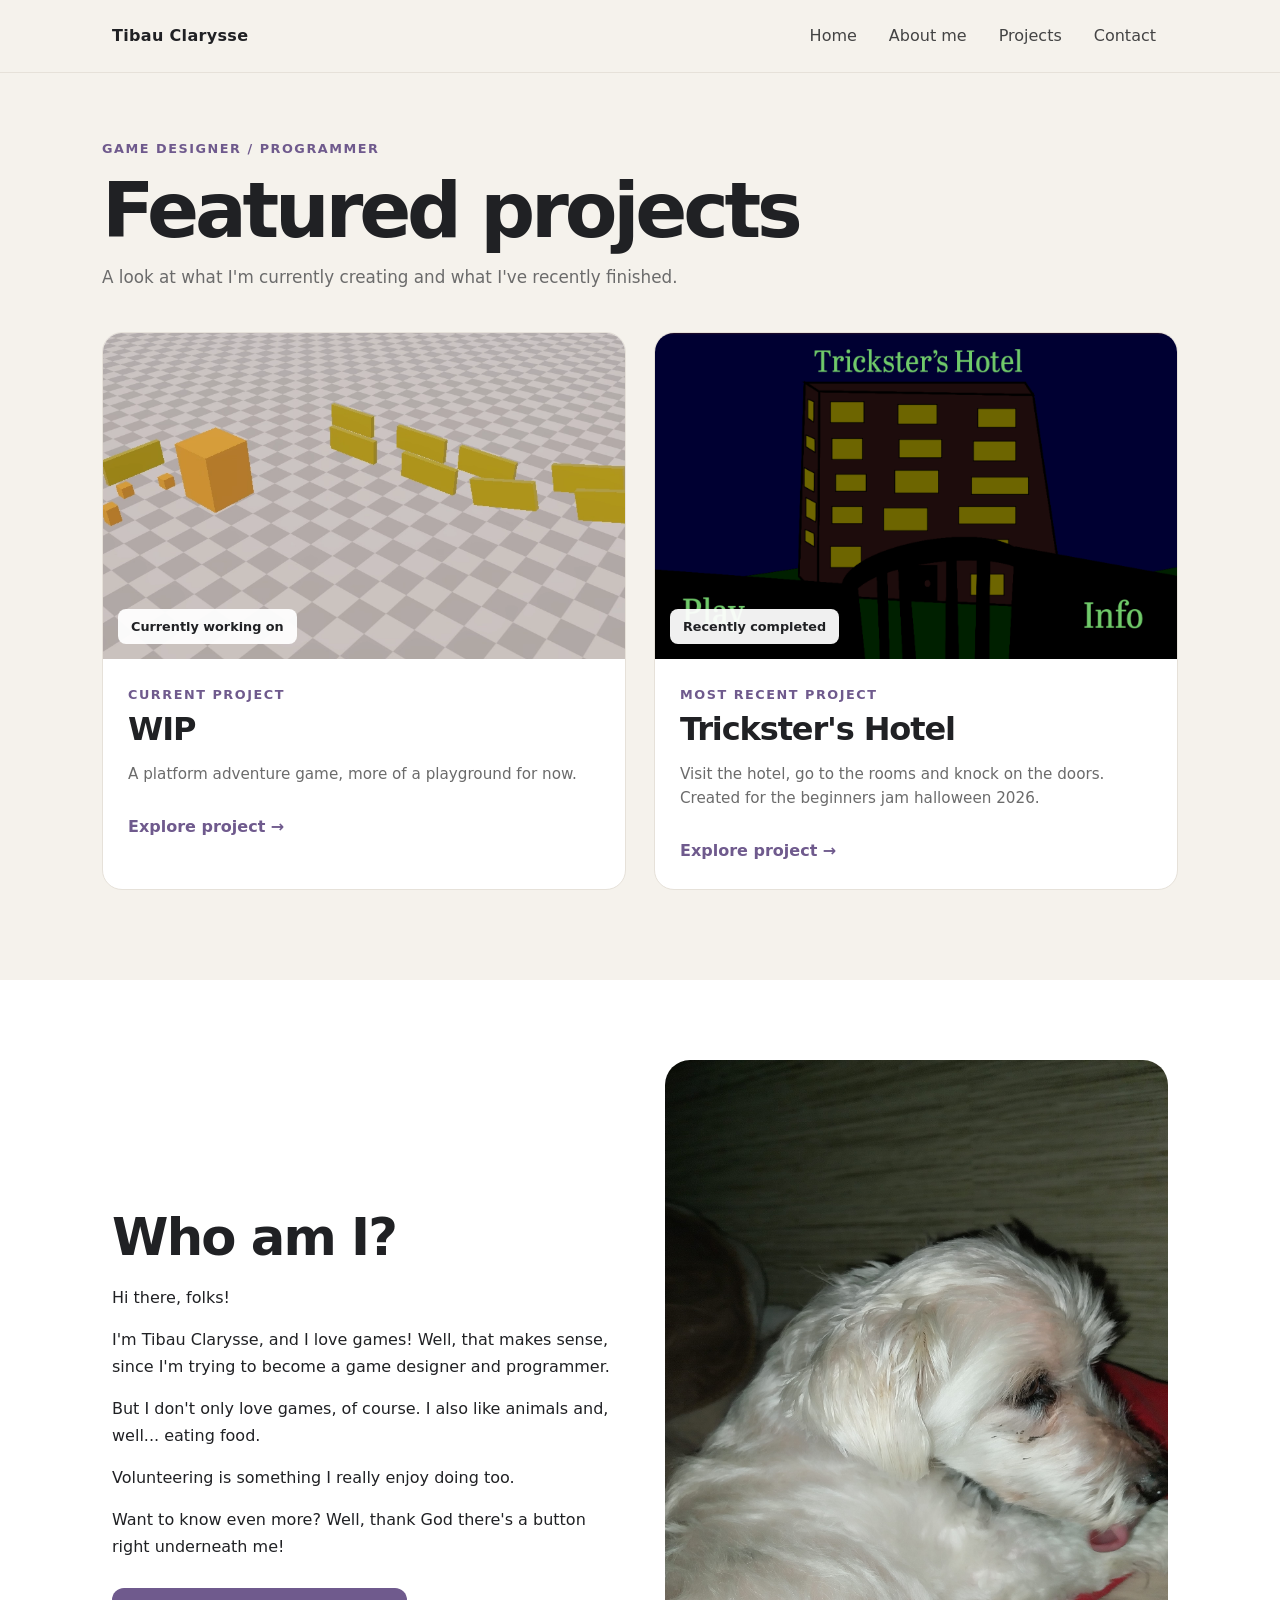
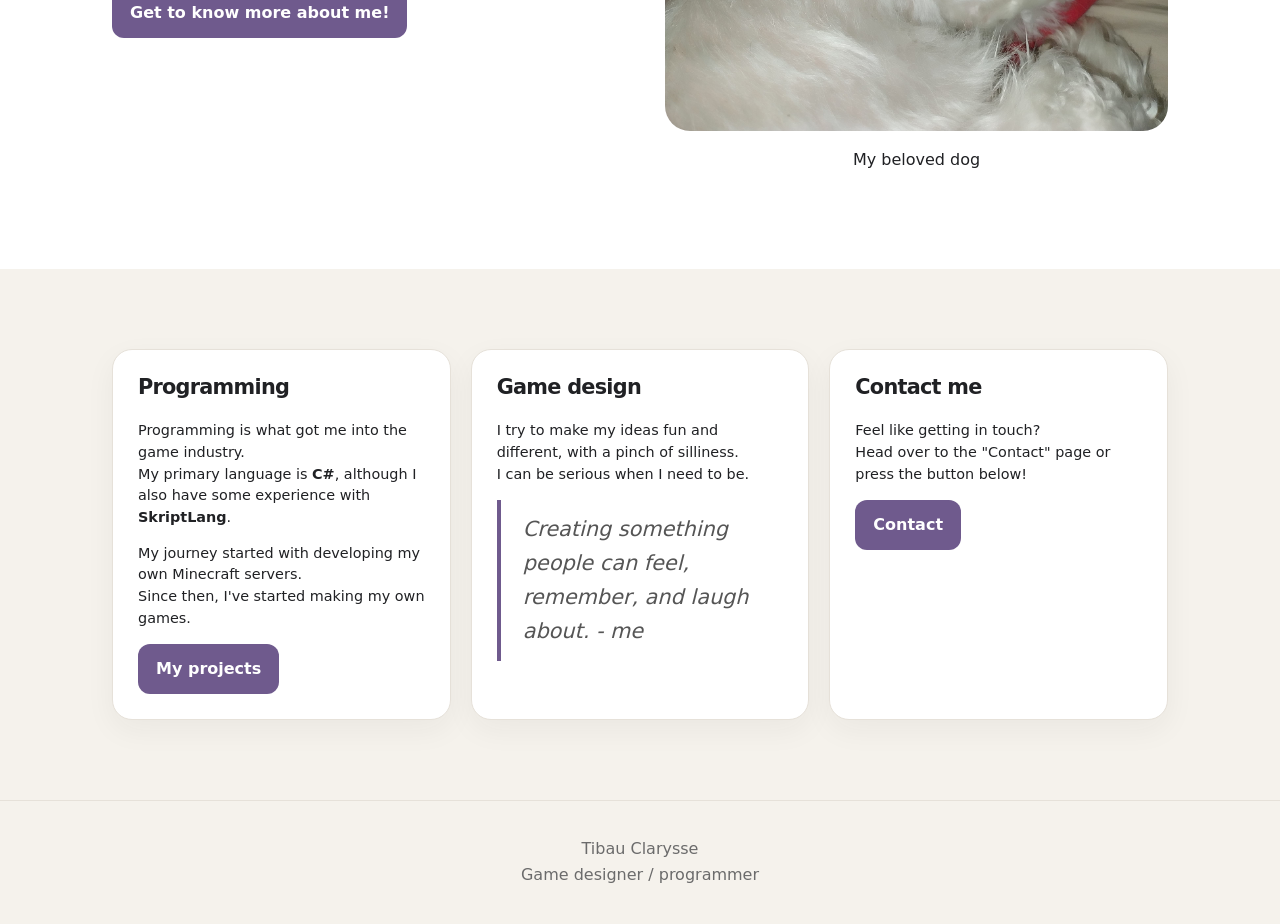
<file: index.html>
<!doctype html>
<html lang="en">
<head>
<meta charset="utf-8">
<meta name="viewport" content="width=device-width, initial-scale=1">
<title>Home | Tibau Clarysse</title>
<link rel="stylesheet" href="css/style.css">
</head>
<body>

<header class="site-header">
  <nav class="nav">
    <a class="brand" href="index.html">Tibau Clarysse</a>
    <button class="menu-toggle" aria-label="Open menu">☰</button>
    <div class="nav-links">
      <a href="index.html">Home</a>
      <a href="about.html">About me</a>
      <a href="projects.html">Projects</a>
      <a href="contact.html">Contact</a>
    </div>
  </nav>
</header>

<main>

    <section class="featured-section">

        <div class="featured-header">
            <div class="eyebrow">Game designer / programmer</div>
            <h1>Featured projects</h1>
            <p>A look at what I'm currently creating and what I've recently finished.</p>
        </div>

        <div class="featured-grid">

            <!-- Current project -->
            <article class="featured-card current">
                <a href="WIP.html" class="featured-image">
                    <img src="images/Project.webp" alt="Current project">
                    <span class="project-tag">Currently working on</span>
                </a>

                <div class="featured-info">
                    <div class="eyebrow">Current project</div>
                    <h2>WIP</h2>
                    <p>
                        A platform adventure game, more of a playground for now.
                    </p> 
                    <a href="WIP.html" class="project-more">
                        Explore project →
                    </a>
                </div>
            </article>

            <!-- Most recent project -->
            <article class="featured-card recent">
                <a href="trickstersHotel.html" class="featured-image">
                    <img src="images/Tricksters_Hotel.png" alt="Most recent project">
                    <span class="project-tag">Recently completed</span>
                </a>

                <div class="featured-info">
                    <div class="eyebrow">Most recent project</div>
                    <h2>Trickster's Hotel</h2>
                    <p>
                        Visit the hotel, go to the rooms and knock on the doors.
                        <br>Created for the beginners jam halloween 2026.
                    </p>
                    <a href="trickstersHotel.html" class="project-more">
                        Explore project →
                    </a>
                </div>
            </article>

        </div>
    </section>


    <section class="section">
        <div class="container split">
            <div>
                <h2>Who am I?</h2>
                <p>Hi there, folks!</p>
                <p>I'm Tibau Clarysse, and I love games! Well, that makes sense, since I'm trying to become a game designer and programmer.</p>
                <p>But I don't only love games, of course. I also like animals and, well... eating food.</p>
                <p>Volunteering is something I really enjoy doing too.</p>
                <p>Want to know even more? Well, thank God there's a button right underneath me!</p>
                <div class="buttons">
                    <a class="btn" href="about.html">Get to know more about me!</a>
                </div>
            </div>
            <div class="dog-image">
                <img src="images/Dog.jpg" alt="My beloved dog" style="border-radius:25px">
                <p>My beloved dog</p>
            </div>

        </div>
    </section>

    <section class="container">
        <div class="card-grid">
            <article class="card">
                <h2>Programming</h2>
                <p>Programming is what got me into the game industry.<br> My primary language is <b>C#</b>, although I also have some experience with <b>SkriptLang</b>.</p>
                <p>My journey started with developing my own Minecraft servers.<br> Since then, I've started making my own games.</p>
                <a class="btn" href="projects.html">My projects</a>
            </article>
            <article class="card">
                <h2>Game design</h2>
                <p>I try to make my ideas fun and different, with a pinch of silliness.<br> I can be serious when I need to be.</p>
                <div class="quote">Creating something people can feel, remember, and laugh about. - me</div>
            </article>
            <article class="card">
                <h2>Contact me</h2>
                <p>Feel like getting in touch?<br>  Head over to the "Contact" page or press the button below!</p>
                <a class="btn" href="contact.html">Contact</a>
            </article>
        </div>
    </section>
</main>

<footer>
  <div>Tibau Clarysse</div>
  <div>Game designer / programmer</div>
</footer>

<script src="js/script.js"></script>
</body>
</html>
</file>
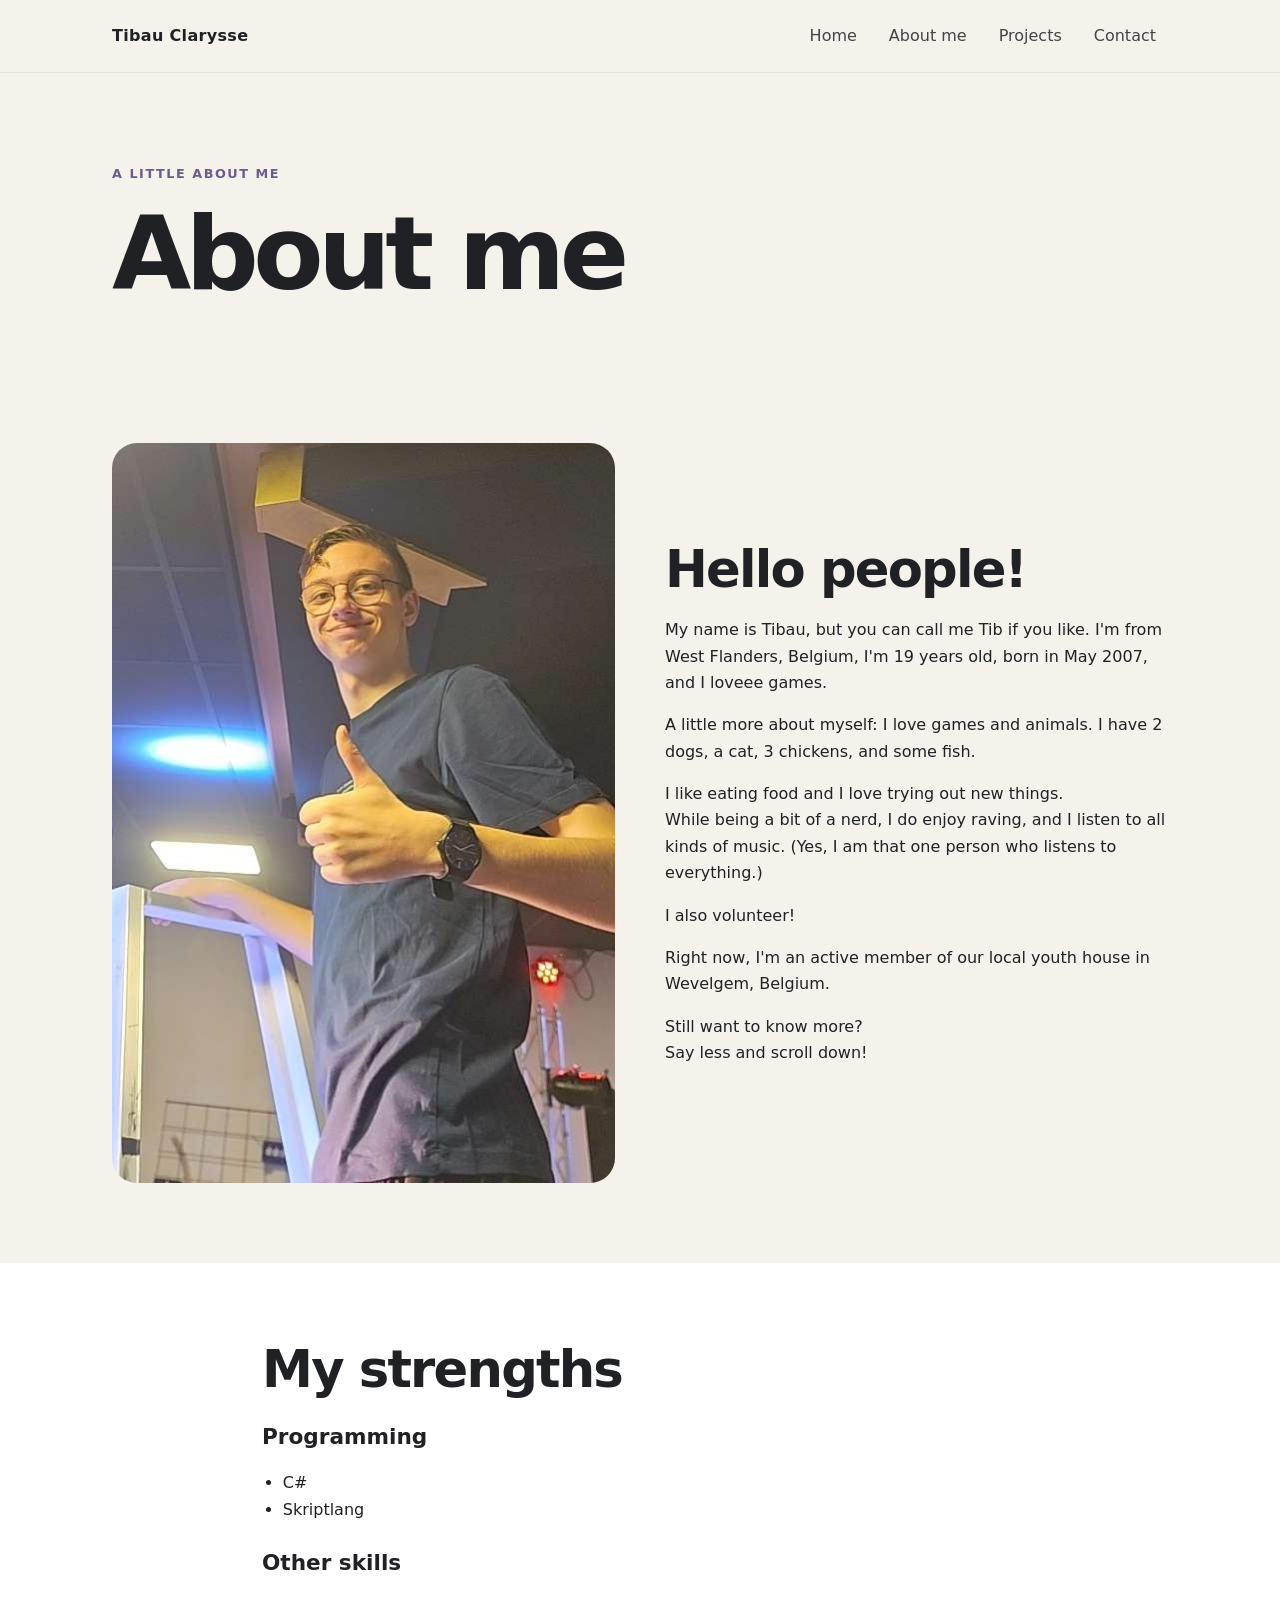
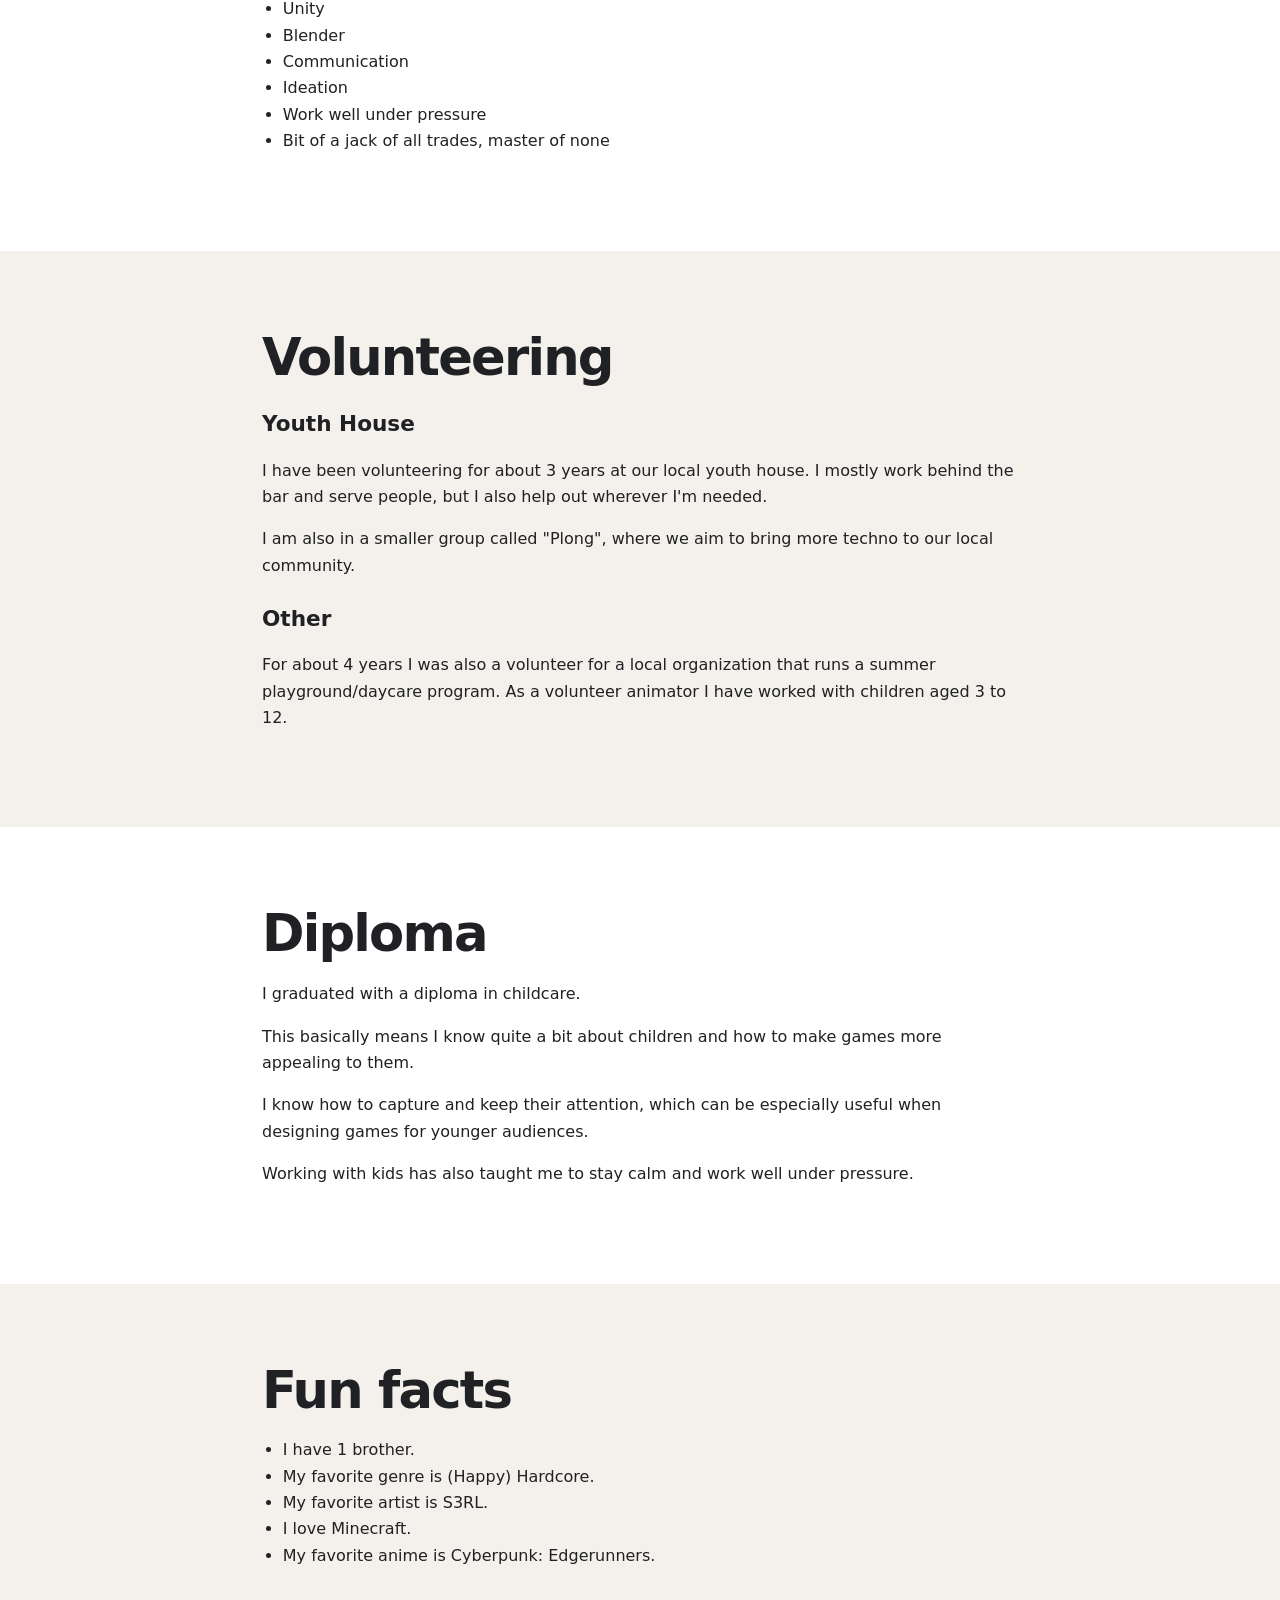
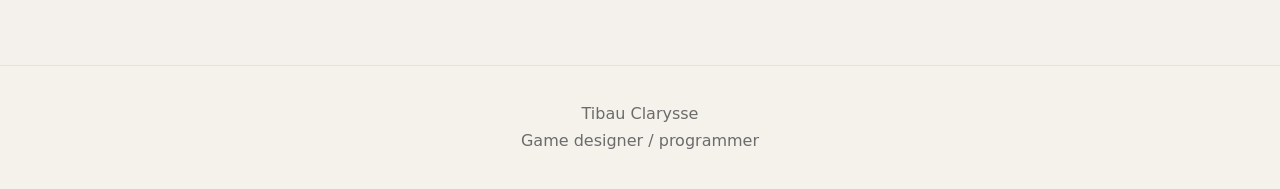
<file: about.html>
<!doctype html>
<html lang="en">
<head>
<meta charset="utf-8">
<meta name="viewport" content="width=device-width, initial-scale=1">
<title>About me | Tibau Clarysse</title>
<link rel="stylesheet" href="css/style.css">
</head>
<body>

<header class="site-header">
  <nav class="nav">
    <a class="brand" href="index.html">Tibau Clarysse</a>
    <button class="menu-toggle" aria-label="Open menu">☰</button>
    <div class="nav-links">
      <a href="index.html">Home</a>
      <a href="about.html">About me</a>
      <a href="projects.html">Projects</a>
      <a href="contact.html">Contact</a>
    </div>
  </nav>
</header>

<main>
<section class="page-hero">
  <div class="eyebrow">A little about me</div>
  <h1>About me</h1>
</section>
<section class="container">
  <div class="split">
    <div><img src="images/mePic.jpg" alt="Tibau" style="border-radius:25px"></div>
    <div class="prose">
      <h2>Hello people!</h2>
      <p>My name is Tibau, but you can call me Tib if you like. I'm from West Flanders, Belgium, I'm 19 years old, born in May 2007, and I loveee games.</p>
      <p>A little more about myself: I love games and animals. I have 2 dogs, a cat, 3 chickens, and some fish.</p>
      <p>I like eating food and I love trying out new things.
        <br>While being a bit of a nerd, I do enjoy raving, and I listen to all kinds of music. (Yes, I am that one person who listens to everything.)</p>
      <p>I also volunteer!</p>
      <p>Right now, I'm an active member of our local youth house in Wevelgem, Belgium.</p>
      <p>Still want to know more?<br>Say less and scroll down!</p>
    </div>
  </div>
</section>
<section class="section">
  <div class="container prose">
    <h2>My strengths</h2>
    <h3>Programming</h3>
    <ul><li>C#</li><li>Skriptlang</li></ul>
    <h3>Other skills</h3>
    <ul><li>Unity</li><li>Blender</li><li>Communication</li><li>Ideation</li><li>Work well under pressure</li><li>Bit of a jack of all trades, master of none</li></ul>
  </div>
</section>
  <section class="section2">
    <div class="container prose">
    <h2>Volunteering</h2>
    <h3>Youth House</h3>
    <p>I have been volunteering for about 3 years at our local youth house. I mostly work behind the bar and serve people, but I also help out wherever I'm needed.</p>
    <p>I am also in a smaller group called "Plong", where we aim to bring more techno to our local community.</p>
    <h3>Other</h3>
    <p>For about 4 years I was also a volunteer for a local organization that runs a summer playground/daycare program. As a volunteer animator I have worked with children aged 3 to 12.</p>
    </div>
  </section>
  <section class="section">
    <div class="container prose">
      <h2>Diploma</h2>
    <p>I graduated with a diploma in childcare.</p>
    <p>This basically means I know quite a bit about children and how to make games more appealing to them.</p>
    <p>I know how to capture and keep their attention, which can be especially useful when designing games for younger audiences.</p>
    <p>Working with kids has also taught me to stay calm and work well under pressure.</p>
    </div>
  </section>
  <section class="section2">
    <div class="container prose">
    <h2>Fun facts</h2>
    <ul><li>I have 1 brother.</li><li>My favorite genre is (Happy) Hardcore.</li><li>My favorite artist is S3RL.</li><li>I love Minecraft.</li><li>My favorite anime is Cyberpunk: Edgerunners.</li></ul>
  </div>
</section>
</main>

<footer>
  <div>Tibau Clarysse</div>
  <div>Game designer / programmer</div>
</footer>

<script src="js/script.js"></script>
</body>
</html>
</file>
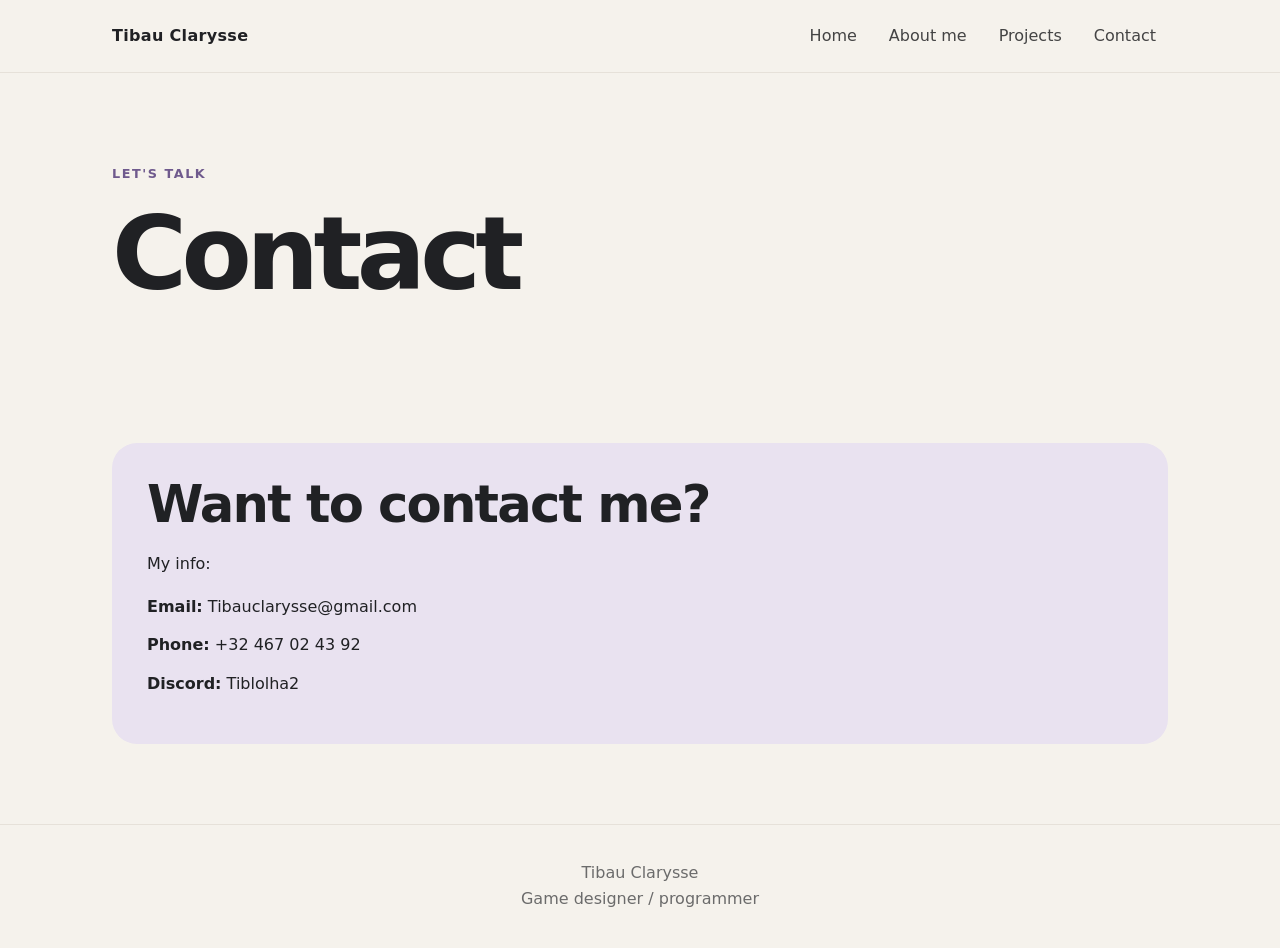
<file: contact.html>
<!doctype html>
<html lang="en">
<head>
<meta charset="utf-8">
<meta name="viewport" content="width=device-width, initial-scale=1">
<title>Contact | Tibau Clarysse</title>
<link rel="stylesheet" href="css/style.css">
</head>
<body>

<header class="site-header">
  <nav class="nav">
    <a class="brand" href="index.html">Tibau Clarysse</a>
    <button class="menu-toggle" aria-label="Open menu">☰</button>
    <div class="nav-links">
      <a href="index.html">Home</a>
      <a href="about.html">About me</a>
      <a href="projects.html">Projects</a>
      <a href="contact.html">Contact</a>
    </div>
  </nav>
</header>

<main>
<section class="page-hero">
  <div class="eyebrow">Let's talk</div>
  <h1>Contact</h1>
</section>
<section class="container">
  <div class="contact-box">
    <h2>Want to contact me?</h2>
    <p>My info:</p>
    <div class="contact-row"><strong>Email:</strong> Tibauclarysse@gmail.com</div>
    <div class="contact-row"><strong>Phone:</strong> +32 467 02 43 92</div>
    <div class="contact-row"><strong>Discord:</strong> Tiblolha2</div>
  </div>
</section>
</main>

<footer>
  <div>Tibau Clarysse</div>
  <div>Game designer / programmer</div>
</footer>

<script src="js/script.js"></script>
</body>
</html>
</file>
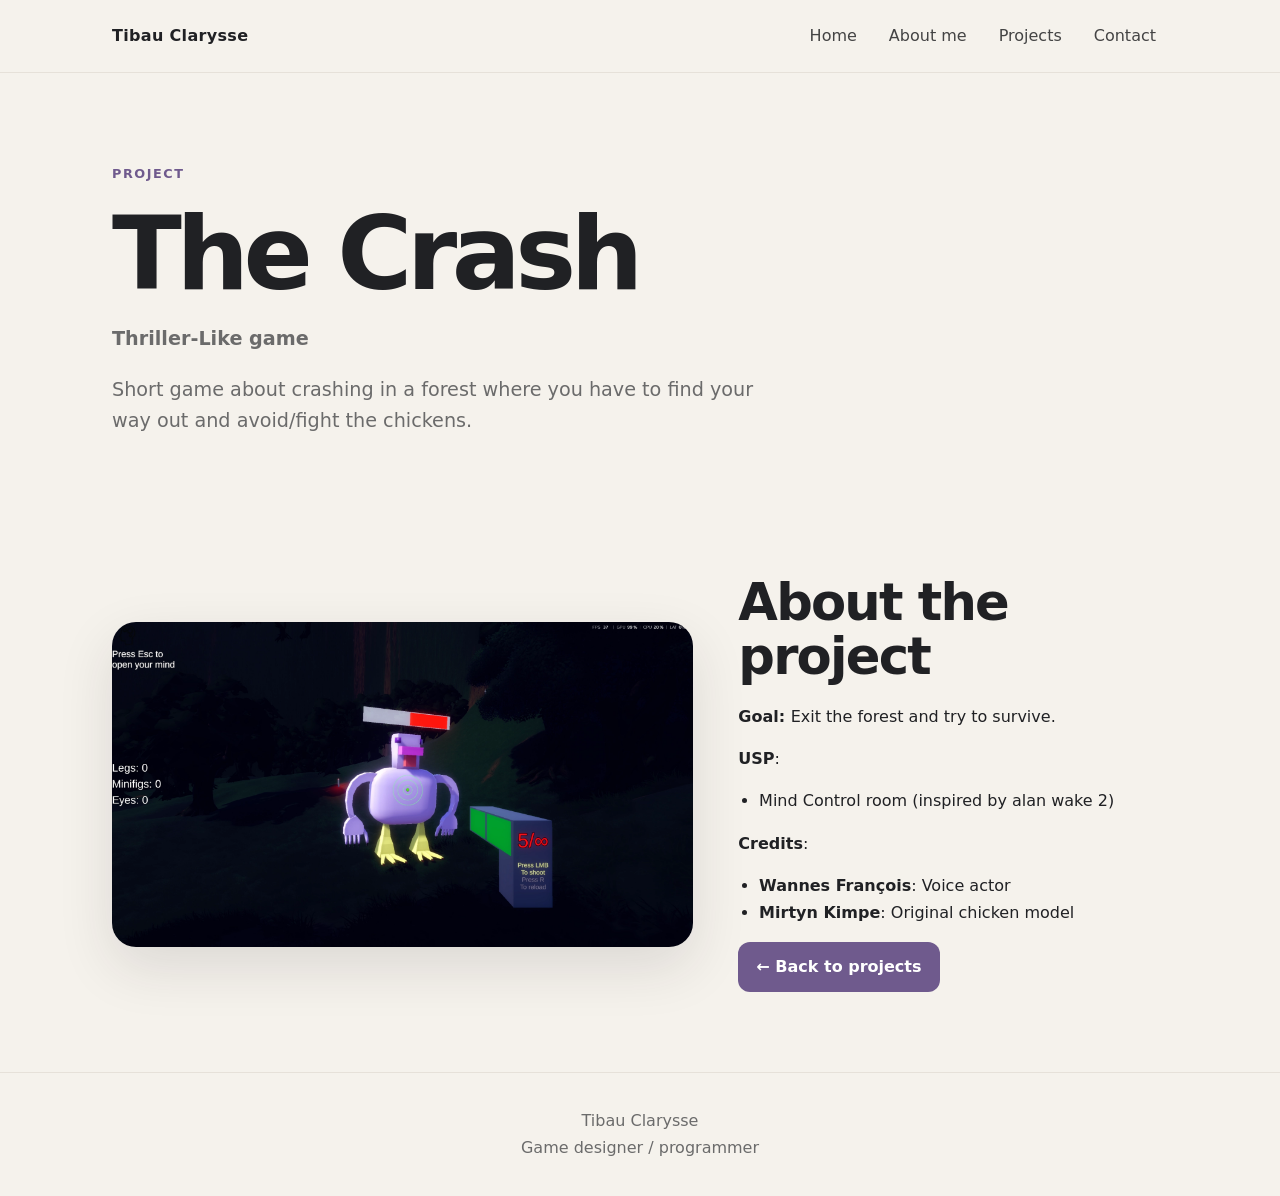
<file: crash.html>
<!doctype html>
<html lang="en">
<head>
<meta charset="utf-8">
<meta name="viewport" content="width=device-width, initial-scale=1">
<title>The Crash | Tibau Clarysse</title>
<link rel="stylesheet" href="css/style.css">
</head>
<body>
<header class="site-header">
  <nav class="nav">
    <a class="brand" href="index.html">Tibau Clarysse</a>
    <button class="menu-toggle" aria-label="Open menu">☰</button>
    <div class="nav-links">
      <a href="index.html">Home</a>
      <a href="about.html">About me</a>
      <a href="projects.html">Projects</a>
      <a href="contact.html">Contact</a>
    </div>
  </nav>
</header>
<main>
<section class="page-hero">
  <div class="eyebrow">Project</div>
  <h1>The Crash</h1>
  <p class="lead"><b>Thriller-Like game</b></p>
  <p class="lead">Short game about crashing in a forest where you have to find your way out and avoid/fight the chickens.</p>
</section>
<section class="container">
  <div class="project-detail">
    <img class="project-detail-image" src="images/Crash.webp" alt="The Crash">
    <div class="prose">
      <h2>About the project</h2>
      <p><b>Goal: </b>Exit the forest and try to survive.</p>
      <p><b>USP</b>:</p>
      <ul><li>Mind Control room (inspired by alan wake 2)</li></ul>
      <p><b>Credits</b>:</p>
      <ul><li><b>Wannes François</b>: Voice actor</li><li><b>Mirtyn Kimpe</b>: Original chicken model</li></ul>
      <a class="btn" href="projects.html">← Back to projects</a>
    </div>
  </div>
</section>
</main>
<footer><div>Tibau Clarysse</div><div>Game designer / programmer</div></footer>
<script src="js/script.js"></script>
</body>
</html>
</file>
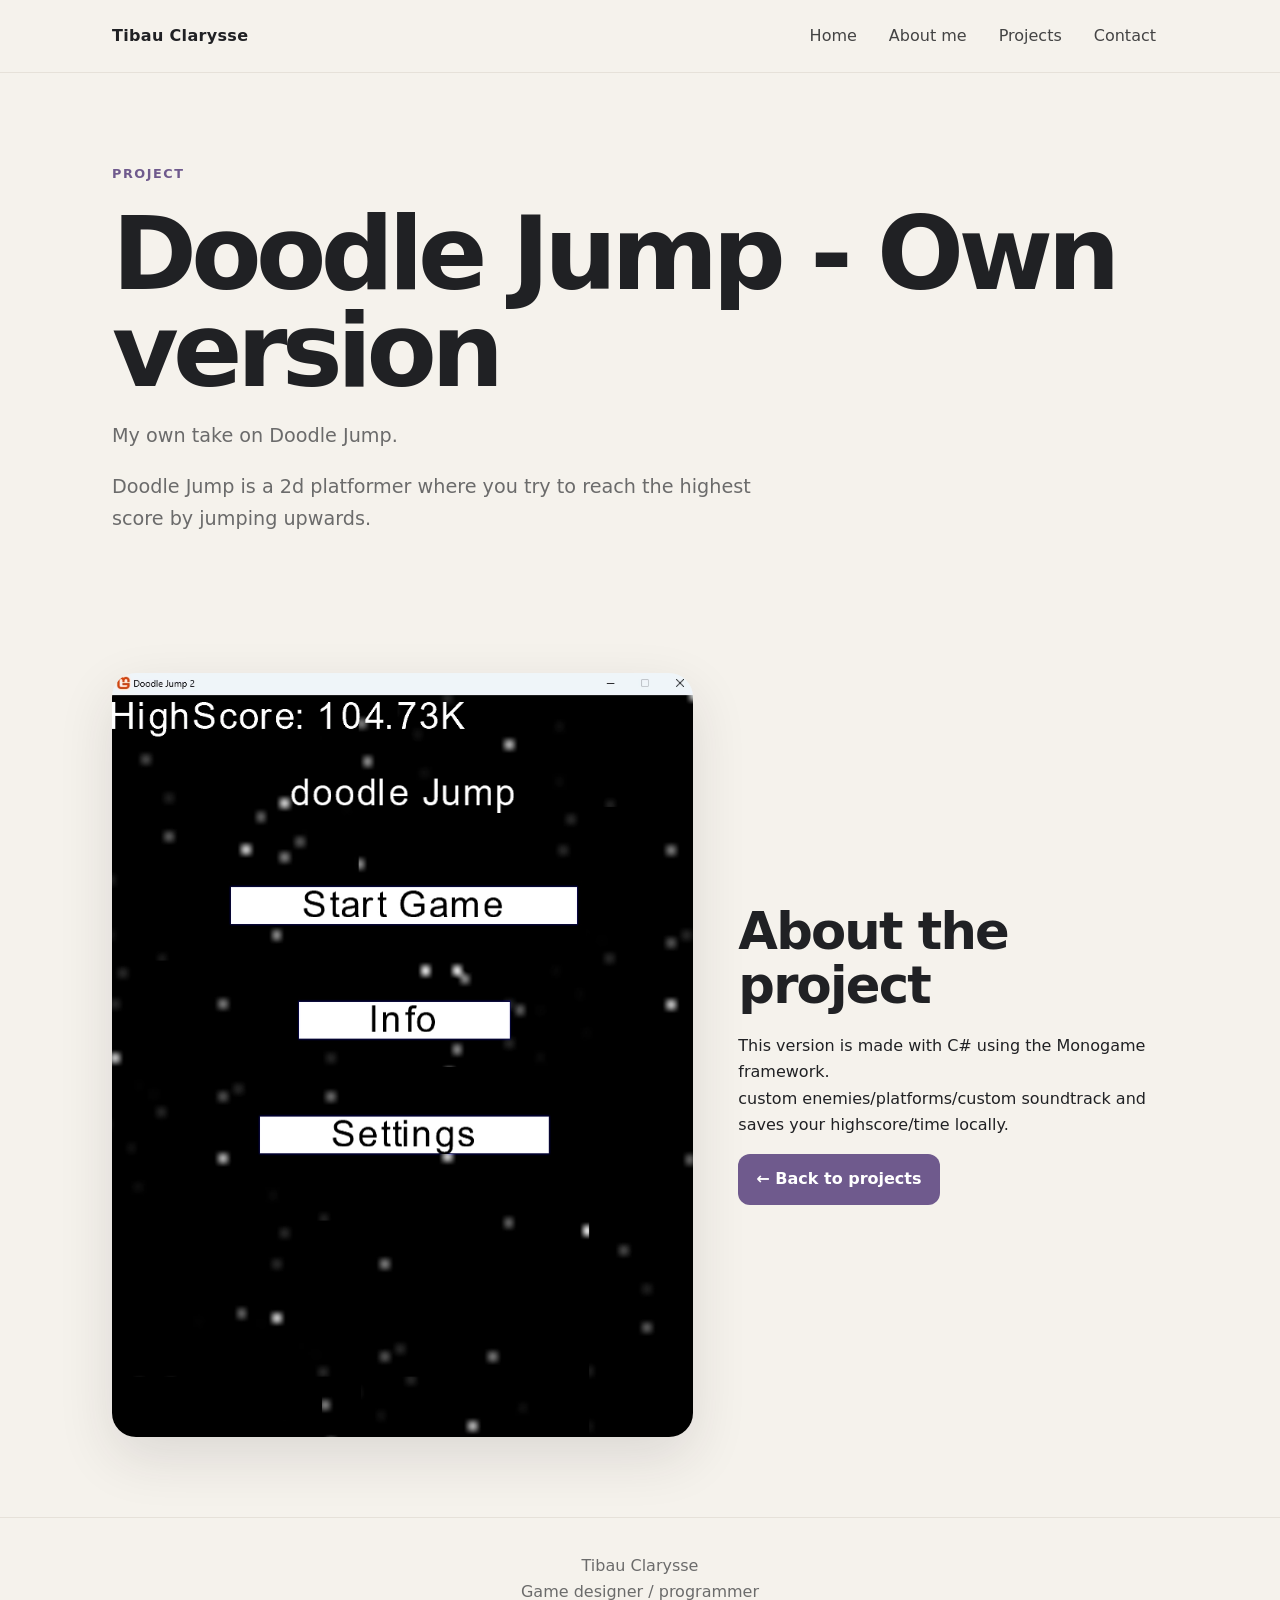
<file: doodle-jump.html>
<!doctype html>
<html lang="en">
<head>
<meta charset="utf-8">
<meta name="viewport" content="width=device-width, initial-scale=1">
<title>Doodle Jump - Own version | Tibau Clarysse</title>
<link rel="stylesheet" href="css/style.css">
</head>
<body>
<header class="site-header">
  <nav class="nav">
    <a class="brand" href="index.html">Tibau Clarysse</a>
    <button class="menu-toggle" aria-label="Open menu">☰</button>
    <div class="nav-links">
      <a href="index.html">Home</a>
      <a href="about.html">About me</a>
      <a href="projects.html">Projects</a>
      <a href="contact.html">Contact</a>
    </div>
  </nav>
</header>
<main>
<section class="page-hero">
  <div class="eyebrow">Project</div>
  <h1>Doodle Jump - Own version</h1>
  <p class="lead">My own take on Doodle Jump.</p>
  <p class="lead">Doodle Jump is a 2d platformer where you try to reach the highest score by jumping upwards.</p>
</section>
<section class="container">
  <div class="project-detail">
    <img class="project-detail-image" src="images/Doodle_Jump.webp" alt="Doodle Jump - Own version">
    <div class="prose">
      <h2>About the project</h2>
      <p>This version is made with C# using the Monogame framework.
        <br> custom enemies/platforms/custom soundtrack and saves your highscore/time locally.</p>
      
      <a class="btn" href="projects.html">← Back to projects</a>
    </div>
  </div>
</section>
</main>
<footer><div>Tibau Clarysse</div><div>Game designer / programmer</div></footer>
<script src="js/script.js"></script>
</body>
</html>
</file>
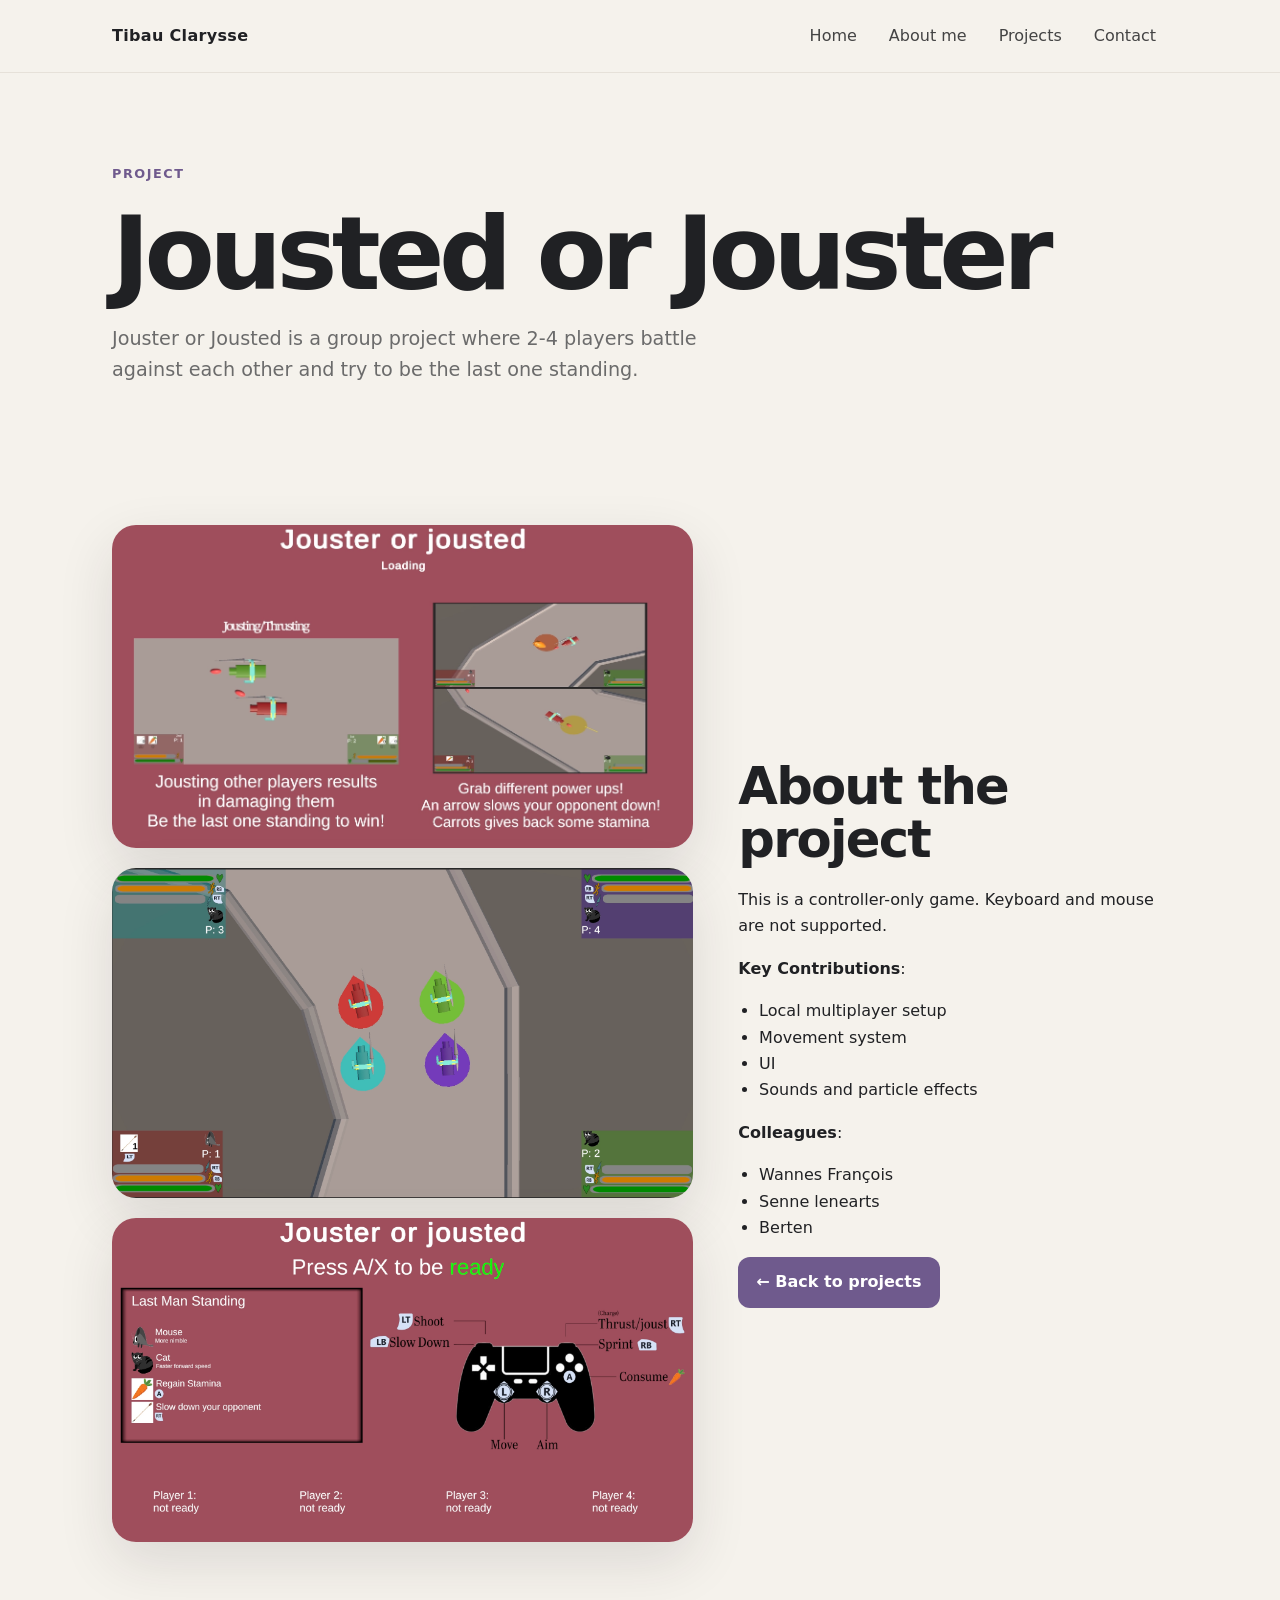
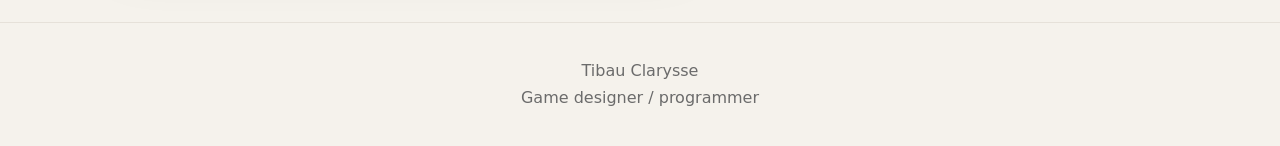
<file: jousted.html>
<!doctype html>
<html lang="en">
<head>
<meta charset="utf-8">
<meta name="viewport" content="width=device-width, initial-scale=1">
<title>Jousted or Jouster | Tibau Clarysse</title>
<link rel="stylesheet" href="css/style.css">
</head>
<body>
<header class="site-header">
  <nav class="nav">
    <a class="brand" href="index.html">Tibau Clarysse</a>
    <button class="menu-toggle" aria-label="Open menu">☰</button>
    <div class="nav-links">
      <a href="index.html">Home</a>
      <a href="about.html">About me</a>
      <a href="projects.html">Projects</a>
      <a href="contact.html">Contact</a>
    </div>
  </nav>
</header>
<main>
<section class="page-hero">
  <div class="eyebrow">Project</div>
  <h1>Jousted or Jouster</h1>
  <p class="lead">Jouster or Jousted is a group project where 2-4 players battle against each other and try to be the last one standing.</p>
</section>
<section class="container">
  <div class="project-detail">

    <div class="project-images">
      <img class="project-detail-image" src="images/JousterOrJousted.webp" alt="Jousted or Jouster">
      <img class="project-detail-image" src="images/JousterOrJousted2.webp" alt="Jousted or Jouster gameplay">
      <img class="project-detail-image" src="images/JousterOrJousted3.webp" alt="Jousted or Jouster gameplay">
    </div>

    <div class="prose">
      <h2>About the project</h2>
      <p>This is a controller-only game. Keyboard and mouse are not supported.</p>
      <p><b>Key Contributions</b>:</p>
      <ul><li>Local multiplayer setup</li><li>Movement system</li><li>UI</li><li>Sounds and particle effects</li></ul>
      <p><b>Colleagues</b>:</p>
      <ul><li>Wannes François</li><li>Senne lenearts</li><li>Berten</li></ul>
      <a class="btn" href="projects.html">← Back to projects</a>
    </div>
  </div>
</section>
</main>
<footer><div>Tibau Clarysse</div><div>Game designer / programmer</div></footer>
<script src="js/script.js"></script>
</body>
</html>
</file>
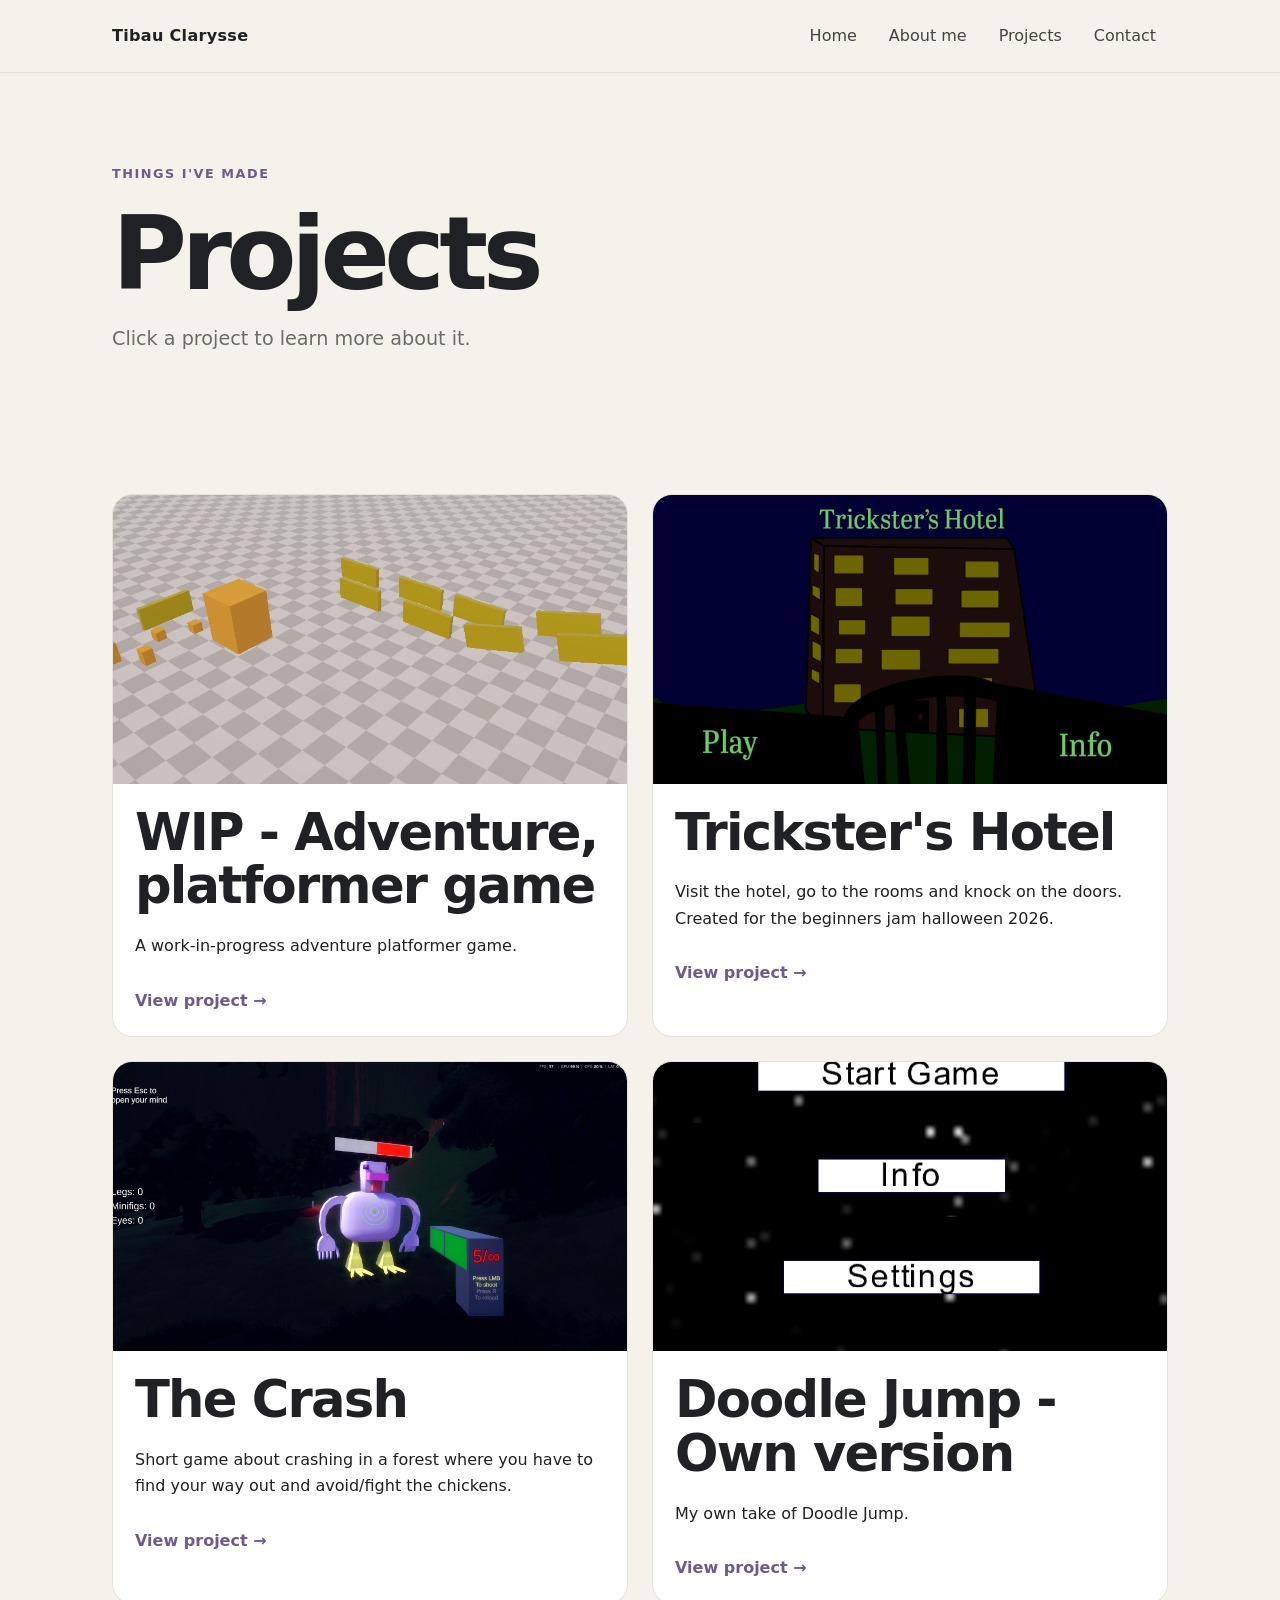
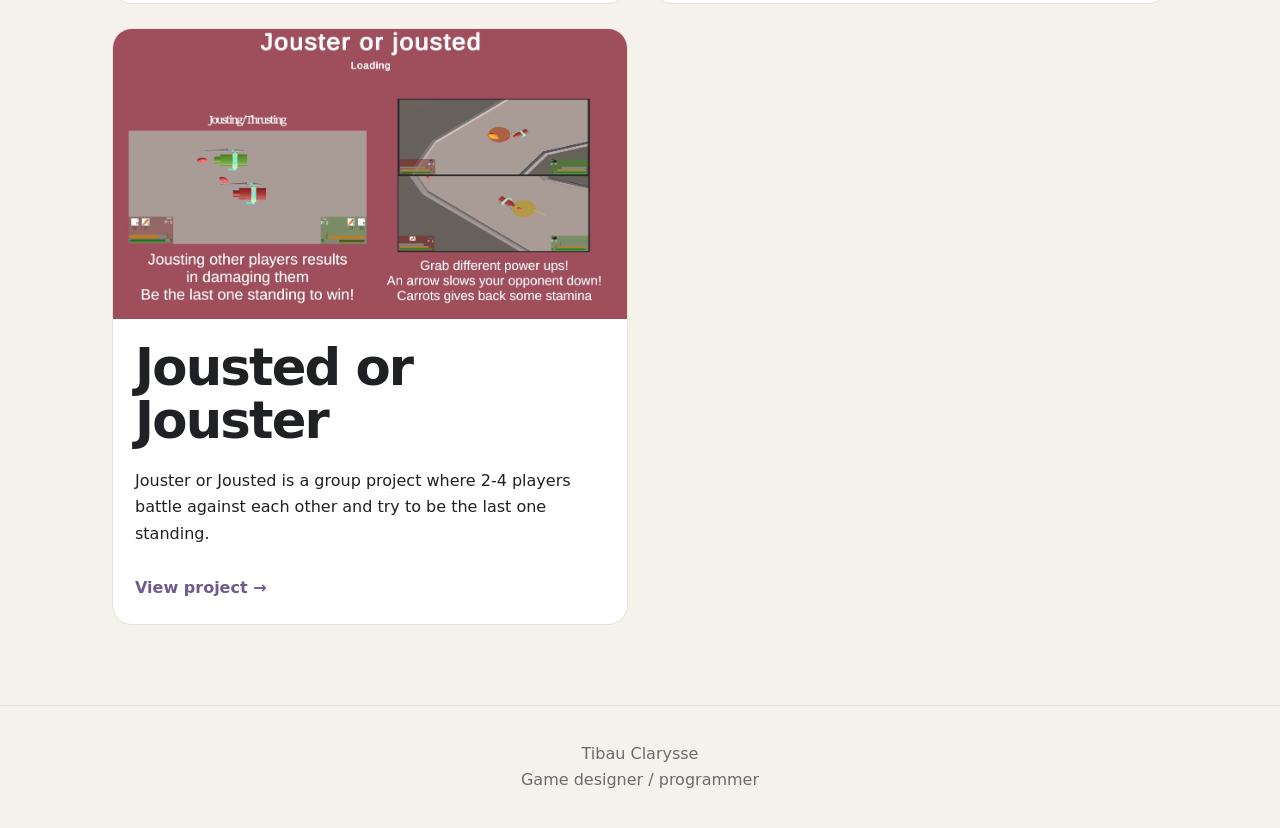
<file: projects.html>
<!doctype html>
<html lang="en">
<head>
<meta charset="utf-8">
<meta name="viewport" content="width=device-width, initial-scale=1">
<title>Projects | Tibau Clarysse</title>
<link rel="stylesheet" href="css/style.css">
</head>
<body>
<header class="site-header">
  <nav class="nav">
    <a class="brand" href="index.html">Tibau Clarysse</a>
    <button class="menu-toggle" aria-label="Open menu">☰</button>
    <div class="nav-links">
      <a href="index.html">Home</a>
      <a href="about.html">About me</a>
      <a href="projects.html">Projects</a>
      <a href="contact.html">Contact</a>
    </div>
  </nav>
</header>
<main>
<section class="page-hero">
  <div class="eyebrow">Things I've made</div>
  <h1>Projects</h1>
  <p class="lead">Click a project to learn more about it.</p>
</section>

<section class="container">
    <div class="project-grid">

        <article class="project">
            <a class="project-link" href="WIP.html">
                <img src="images/Project.webp" alt="WIP - Adventure, platformer game">
            </a>
            <div class="project-body">
                <h2>WIP - Adventure, platformer game</h2>
                <p>A work-in-progress adventure platformer game.</p>
                <a class="project-more" href="WIP.html">View project →</a>
            </div>

        </article><article class="project">
            <a class="project-link" href="crash.html">
                <img src="images/Tricksters_Hotel.png" alt="Trickster's Hotel'">
            </a>
            <div class="project-body">
                <h2>Trickster's Hotel</h2>
                <p>
                    Visit the hotel, go to the rooms and knock on the doors.
                    <br>Created for the beginners jam halloween 2026.
                </p>
                <a class="project-more" href="trickstersHotel.html">View project →</a>
            </div>

        </article><article class="project">
            <a class="project-link" href="crash.html">
                <img src="images/Crash.webp" alt="The Crash">
            </a>
            <div class="project-body">
                <h2>The Crash</h2>
                <p>Short game about crashing in a forest where you have to find your way out and avoid/fight the chickens.</p>
                <a class="project-more" href="crash.html">View project →</a>
            </div>

        </article><article class="project">
            <a class="project-link" href="doodle-jump.html">
                <img src="images/Doodle_Jump.webp" alt="Doodle Jump - Own version">
            </a>
            <div class="project-body">
                <h2>Doodle Jump - Own version</h2>
                <p>My own take of Doodle Jump.</p>
                <a class="project-more" href="doodle-jump.html">View project →</a>
            </div>

        </article><article class="project">
            <a class="project-link" href="jousted.html">
                <img src="images/JousterOrJousted.webp" alt="Jousted or Jouster">
            </a>
            <div class="project-body">
                <h2>Jousted or Jouster</h2>
                <p>Jouster or Jousted is a group project where 2-4 players battle against each other and try to be the last one standing.</p>
                <a class="project-more" href="jousted.html">View project →</a>
            </div>
        </article>

    </div>
</section>
</main>
<footer><div>Tibau Clarysse</div><div>Game designer / programmer</div></footer>
<script src="js/script.js"></script>
</body>
</html>
</file>
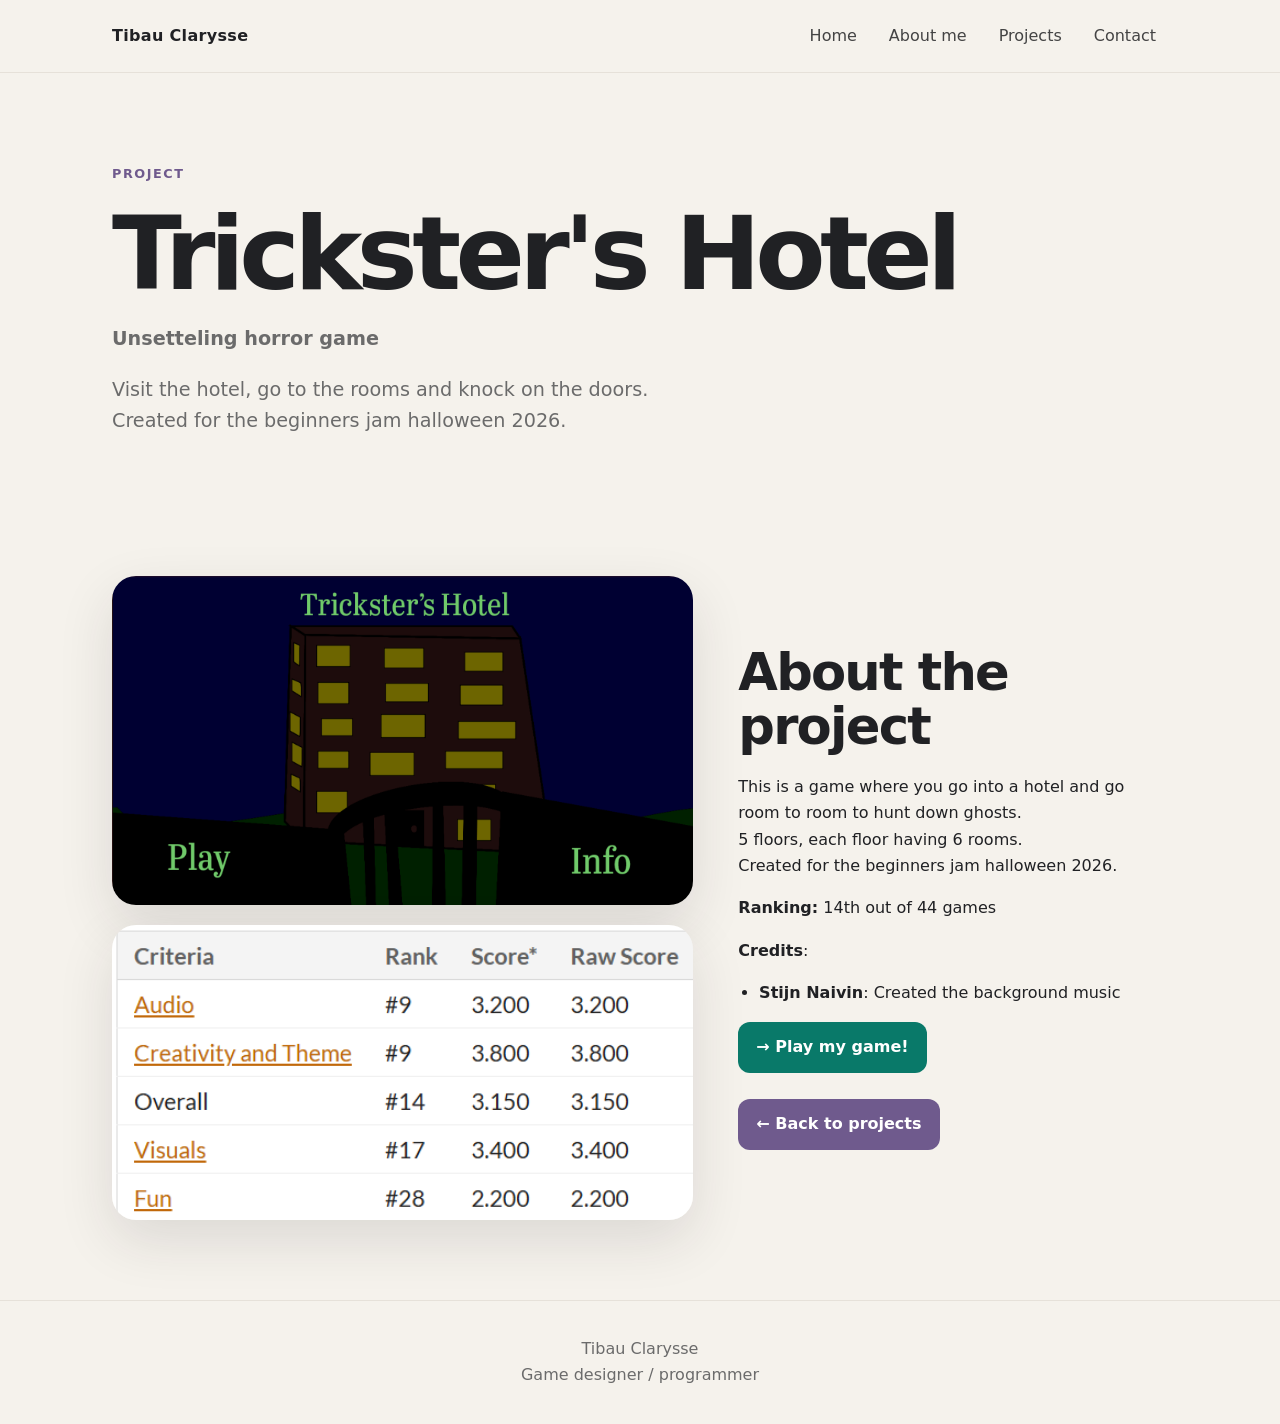
<file: trickstersHotel.html>
﻿<!doctype html>
<html lang="en">
<head>
    <meta charset="utf-8">
    <meta name="viewport" content="width=device-width, initial-scale=1">
    <title>Trickster's Hotel | Tibau Clarysse</title>
    <link rel="stylesheet" href="css/style.css">
</head>
<body>
    <header class="site-header">
        <nav class="nav">
            <a class="brand" href="index.html">Tibau Clarysse</a>
            <button class="menu-toggle" aria-label="Open menu">☰</button>
            <div class="nav-links">
                <a href="index.html">Home</a>
                <a href="about.html">About me</a>
                <a href="projects.html">Projects</a>
                <a href="contact.html">Contact</a>
            </div>
        </nav>
    </header>
    <main>
        <section class="page-hero">
            <div class="eyebrow">Project</div>
            <h1>Trickster's Hotel</h1>
            <p class="lead"><b>Unsetteling horror game</b></p>
            <p class="lead">
                Visit the hotel, go to the rooms and knock on the doors.
                <br>Created for the beginners jam halloween 2026.
            </p>
        </section>
        <section class="container">
            <div class="project-detail">
                <div class="project-images">
                    <img class="project-detail-image" src="images/Tricksters_Hotel.png" alt="Trickster's Hotel'">
                    <img class="project-detail-image" src="images/Tricksters_Rankings.png" alt="Ranking">
                </div>
                <div class="prose">
                    <h2>About the project</h2>
                    <p>
                        This is a game where you go into a hotel and go room to room to hunt down ghosts. <br />
                        5 floors, each floor having 6 rooms. <br />
                        Created for the beginners jam halloween 2026.
                    </p>
                    <p>
                        <b>Ranking:</b> 14th out of 44 games
                    </p>
                    <p><b>Credits</b>:</p>
                    <ul><li><b>Stijn Naivin</b>: Created the background music</li></ul>
                    <a class="btn2" href="https://tiblolha.itch.io/tricksters-hotel">→ Play my game!</a> <br/><br />
                    <a class="btn" href="projects.html">← Back to projects</a><br/>
                </div>
            </div>
        </section>
    </main>
    <footer><div>Tibau Clarysse</div><div>Game designer / programmer</div></footer>
    <script src="js/script.js"></script>
</body>
</html>
</file>
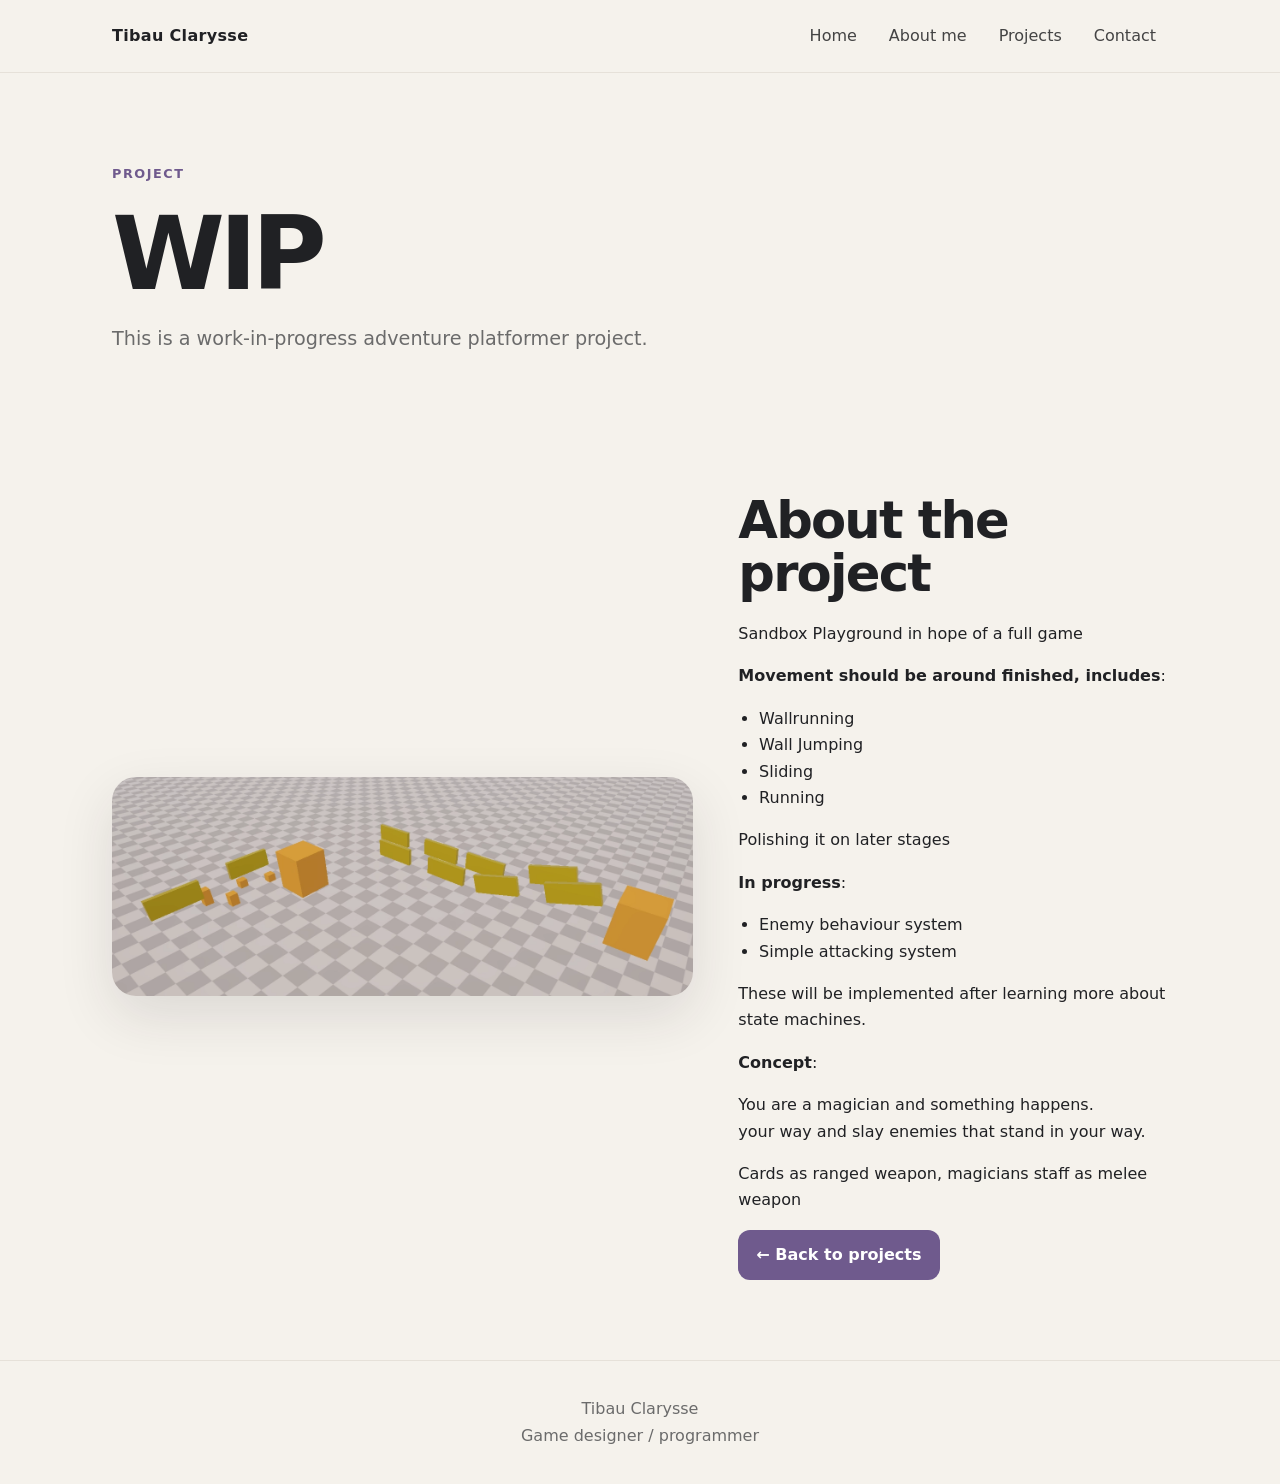
<file: WIP.html>
<!doctype html>
<html lang="en">
<head>
<meta charset="utf-8">
<meta name="viewport" content="width=device-width, initial-scale=1">
<title>WIP - Adventure, platformer game | Tibau Clarysse</title>
<link rel="stylesheet" href="css/style.css">
</head>
<body>
<header class="site-header">
  <nav class="nav">
    <a class="brand" href="index.html">Tibau Clarysse</a>
    <button class="menu-toggle" aria-label="Open menu">☰</button>
    <div class="nav-links">
      <a href="index.html">Home</a>
      <a href="about.html">About me</a>
      <a href="projects.html">Projects</a>
      <a href="contact.html">Contact</a>
    </div>
  </nav>
</header>
<main>
<section class="page-hero">
  <div class="eyebrow">Project</div>
  <h1>WIP</h1>
  <p class="lead">This is a work-in-progress adventure platformer project.</p>
</section>
<section class="container">
  <div class="project-detail">
    <img class="project-detail-image" src="images/Project.webp" alt="WIP - Adventure, platformer game">
    <div class="prose">
      <h2>About the project</h2>
      <p>Sandbox Playground in hope of a full game</p>
      <p><b>Movement should be around finished, includes</b>:</p>
      <ul><li>Wallrunning</li><li>Wall Jumping</li><li>Sliding</li><li>Running</li></ul>
      <p>Polishing it on later stages</p>
      <p><b>In progress</b>:</p>
      <ul><li>Enemy behaviour system</li><li>Simple attacking system</li></ul>
      <p>These will be implemented after learning more about state machines.</p>
      <p><b>Concept</b>:</p>
      <p>You are a magician and something happens.
        <br> your way and slay enemies that stand in your way.</p>
      <p>Cards as ranged weapon, magicians staff as melee weapon</p>
      <a class="btn" href="projects.html">← Back to projects</a>
    </div>
  </div>
</section>
</main>
<footer><div>Tibau Clarysse</div><div>Game designer / programmer</div></footer>
<script src="js/script.js"></script>
</body>
</html>
</file>
<file: css/style.css>
:root {
    --bg: #f5f2ec;
    --surface: #ffffff;
    --text: #202124;
    --muted: #6b6b6b;
    --accent: #6f5a8d;
    --green: #097969;
    --accent-dark: #51406e;
    --border: #e6e1d9;
    --max: 1100px;
}
* { box-sizing: border-box; }
html { scroll-behavior: smooth; }
body {
  margin: 0;
  font-family: Inter, ui-sans-serif, system-ui, -apple-system, BlinkMacSystemFont, "Segoe UI", sans-serif;
  color: var(--text);
  background: var(--bg);
  line-height: 1.65;
}
a { color: inherit; }
img { max-width: 100%; display: block; }
.site-header {
  position: sticky; top: 0; z-index: 20;
  background: rgba(245,242,236,.94);
  backdrop-filter: blur(12px);
  border-bottom: 1px solid var(--border);
}
.nav {
  max-width: var(--max); margin: auto; padding: 15px 22px;
  display: flex; align-items: center; justify-content: space-between; gap: 20px;
}
.brand { text-decoration: none; font-weight: 800; letter-spacing: .02em; }
.nav-links { display: flex; gap: 8px; flex-wrap: wrap; }
.nav-links a {
  text-decoration: none; padding: 8px 12px; border-radius: 10px;
  color: #444; transition: .2s ease;
}
.nav-links a:hover, .nav-links a.active { background: #e9e2f0; color: var(--accent-dark); }
.menu-toggle { display:none; border:0; background:transparent; font-size:1.5rem; }
main { overflow: hidden; }
.container { max-width: var(--max); margin:auto; padding: 80px 22px; }
.hero {
  min-height: 76vh; display:grid; grid-template-columns: 1.05fr .95fr;
  align-items:center; gap:60px;
}
.eyebrow { color: var(--accent); font-weight:700; text-transform:uppercase; letter-spacing:.12em; font-size:.8rem; }
h1 { font-size: clamp(3rem, 8vw, 6.5rem); line-height:.95; margin:.2em 0; letter-spacing:-.055em; }
h2 { font-size: clamp(2rem, 4vw, 3.2rem); line-height:1.05; margin:0 0 20px; letter-spacing:-.035em; }
h3 { font-size:1.35rem; margin-bottom:8px; }

.lead { font-size:1.2rem; color:var(--muted); max-width:650px; }
.hero-photo {
  border-radius: 28px; overflow:hidden; box-shadow: 0 25px 70px rgba(45,35,55,.15);
  transform: rotate(1.5deg);
}
.hero-photo img { width:100%; aspect-ratio: 4/5; object-fit:cover; }
.buttons { display:flex; gap:12px; flex-wrap:wrap; margin-top:28px; }
.btn {
  display:inline-block; text-decoration:none; padding:12px 18px; border-radius:12px;
  background:var(--accent); color:white; font-weight:700; transition:.2s ease;
}
.btn2 {
    display: inline-block;
    text-decoration: none;
    padding: 12px 18px;
    border-radius: 12px;
    background: var(--green);
    color: white;
    font-weight: 700;
    transition: .2s ease;
}
.btn:hover { background:var(--accent-dark); transform:translateY(-2px); }
.btn.secondary { background:transparent; color:var(--accent-dark); border:1px solid #cfc4da; }
.section { background:var(--surface); }
.section2 { background:rgba(245,242,236,.94);; }
.split { display:grid; grid-template-columns: 1fr 1fr; gap:50px; align-items:center; }
.card-grid { display:grid; grid-template-columns:repeat(3,1fr); gap:20px;align-items: stretch; }
.card {
background: var(--surface);
border: 1px solid var(--border);
border-radius: 20px;
padding: 25px;
box-shadow: 0 10px 30px rgba(40, 35, 45, .05);
min-width: 0;
height: auto;
}
.card h2 {
  font-size: 1.3rem; 
  line-height: 1.2;
  white-space: nowrap; 
}
.card p {
font-size: 0.9rem;
line-height: 1.5;
}
.card img { width:100%; aspect-ratio:16/10; object-fit:cover; border-radius:14px; margin-bottom:18px; }
.quote { border-left:4px solid var(--accent); padding:12px 0 12px 22px; font-size:1.3rem; font-style:italic; color:#555; }
.page-hero { padding:90px 22px 40px; max-width:var(--max); margin:auto; }
.prose { max-width:800px; }
ul { padding-left:1.3rem; }
.project-grid { display:grid; grid-template-columns:repeat(2,1fr); gap:24px; }
.project { background:var(--surface); border:1px solid var(--border); border-radius:20px; overflow:hidden; }
.project img { width:100%; aspect-ratio:16/9; object-fit:cover; }
.project-body { padding:22px; }
.contact-box {
  background:#e9e2f0; border-radius:25px; padding:35px;
}
.contact-row { margin:12px 0; }
footer { padding:35px 22px; text-align:center; color:var(--muted); border-top:1px solid var(--border); }
.fade-in { animation: fade .7s ease both; }
@keyframes fade { from {opacity:0; transform:translateY(15px)} to {opacity:1; transform:none} }
@media (max-width: 800px) {
  .hero, .split, .project-grid { grid-template-columns:1fr; }
  .card-grid { grid-template-columns:1fr; }
  .nav-links {
    display:none; position:absolute; left:0; right:0; top:64px; background:var(--bg);
    padding:12px 22px 18px; border-bottom:1px solid var(--border);
  }
  .nav-links.open { display:flex; flex-direction:column; }
  .menu-toggle { display:block; }
  .hero { min-height:auto; padding-top:50px; }
  h1 { font-size:3.8rem; }
}
.changeColor{
    background: #ffffff
}
.colorBox{
  background: #e9e2f0; /* change this color */
  max-width: 1000px;
  margin: 40px auto;
  padding: 50px;
  border-radius: 25px;
}

.dog-image {
  text-align: center;
}

/* FEATURED PROJECTS */

.featured-section {
    max-width: 1120px;
    margin: auto;
    padding: 65px 22px 90px;
}

.featured-header {
    margin-bottom: 40px;
}

    .featured-header h1 {
        font-size: clamp(3rem, 6vw, 5rem);
        margin: 15px 0;
    }

    .featured-header p {
        color: var(--muted);
        font-size: 1.05rem;
    }

.featured-grid {
    display: grid;
    grid-template-columns: 1fr 1fr;
    gap: 28px;
    align-items: stretch;
}

.featured-card {
    background: white;
    border: 1px solid var(--border);
    border-radius: 20px;
    overflow: hidden;
    transition: transform .25s ease, box-shadow .25s ease;
}

    .featured-card:hover {
        transform: translateY(-5px);
        box-shadow: 0 15px 35px rgba(40,35,45,.1);
    }

.featured-image {
    display: block;
    position: relative;
    overflow: hidden;
}

    .featured-image img {
        width: 100%;
        aspect-ratio: 16 / 10;
        object-fit: cover;
        transition: transform .4s ease;
    }

.featured-card:hover img {
    transform: scale(1.04);
}

.project-tag {
    position: absolute;
    bottom: 15px;
    left: 15px;
    background: rgba(255,255,255,.94);
    padding: 7px 13px;
    border-radius: 8px;
    font-size: .8rem;
    font-weight: 700;
}

.featured-info {
    padding: 25px;
}

    .featured-info h2 {
        font-size: 2rem;
        margin: 8px 0 12px;
    }

    .featured-info p {
        color: var(--muted);
        font-size: .95rem;
        line-height: 1.6;
    }

.project-more {
    display: inline-block;
    margin-top: 12px;
    color: var(--accent);
    font-weight: 700;
    text-decoration: none;
}

    .project-more:hover {
        color: var(--accent-dark);
    }

.other-projects {
    background: white;
}

    .other-projects h2 {
        margin-top: 15px;
    }

@media (max-width: 800px) {
    .featured-grid {
        grid-template-columns: 1fr;
    }

    .featured-section {
        padding-top: 45px;
    }
}

.project-link { display:block; overflow:hidden; }
.project-link img { transition:transform .3s ease; margin:0; }
.project:hover .project-link img { transform:scale(1.035); }
.project-more { color:var(--accent); font-weight:700; text-decoration:none; }
.project-more:hover { text-decoration:underline; }
.project-detail { display:grid; grid-template-columns:1.15fr .85fr; gap:45px; align-items:center; }
.project-detail-image { width:100%; border-radius:24px; box-shadow:0 20px 55px rgba(40,35,45,.12); }
.project-images {
  display: flex;
  flex-direction: column;
  gap: 20px;
}
@media (max-width:900px) { .project-detail { grid-template-columns:1fr; } }
</file>
